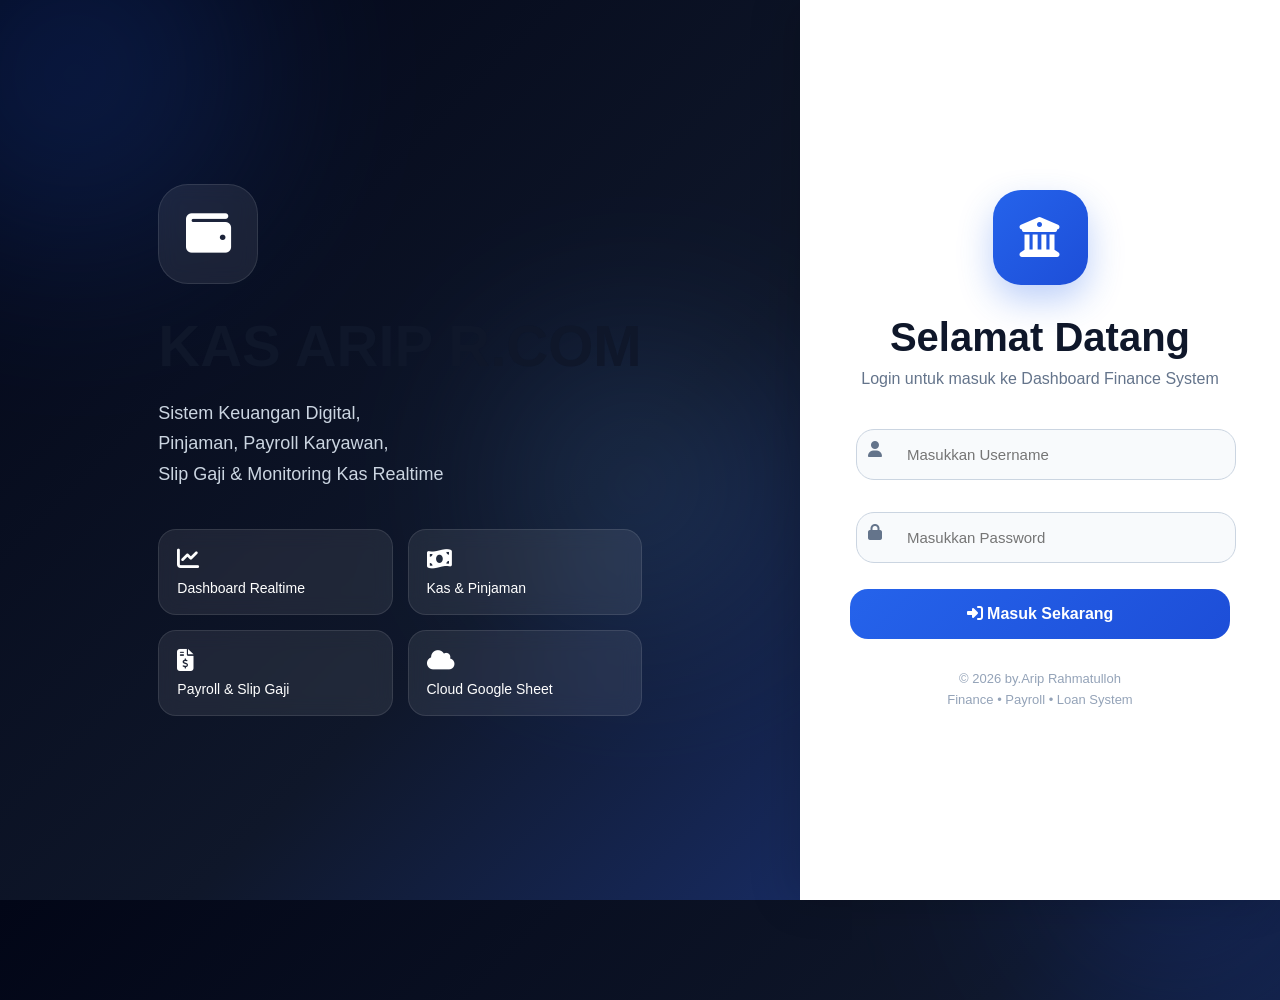
<file: login.html>
<!DOCTYPE html>
<html lang="id">

<head>

<meta charset="UTF-8">

<meta name="viewport"
content="width=device-width, initial-scale=1.0">

<title>KAS ARIP R.COM</title>

<link rel="stylesheet"
href="style.css">

<link rel="stylesheet"
href="https://cdnjs.cloudflare.com/ajax/libs/font-awesome/6.5.1/css/all.min.css">

</head>

<body class="login-body">

<!-- BACKGROUND BLUR -->
<div class="bg-circle circle1"></div>
<div class="bg-circle circle2"></div>
<div class="bg-circle circle3"></div>

<div class="login-container">

   <!-- LEFT SIDE -->
   <div class="login-left">

      <div class="left-content">

         <div class="brand-badge">

            <i class="fa-solid fa-wallet"></i>

         </div>

         <h1>

            KAS ARIP R.COM

         </h1>

         <p>

            Sistem Keuangan Digital,<br>
            Pinjaman, Payroll Karyawan,<br>
            Slip Gaji & Monitoring Kas Realtime

         </p>

         <div class="feature-box">

            <div class="feature-item">

               <i class="fa-solid fa-chart-line"></i>

               Dashboard Realtime

            </div>

            <div class="feature-item">

               <i class="fa-solid fa-money-bill-wave"></i>

               Kas & Pinjaman

            </div>

            <div class="feature-item">

               <i class="fa-solid fa-file-invoice-dollar"></i>

               Payroll & Slip Gaji

            </div>

            <div class="feature-item">

               <i class="fa-solid fa-cloud"></i>

               Cloud Google Sheet

            </div>

         </div>

      </div>

   </div>

   <!-- RIGHT SIDE -->
   <div class="login-right">

      <div class="login-box">

         <div class="logo-icon">

            <i class="fa-solid fa-building-columns"></i>

         </div>

         <h2>

            Selamat Datang

         </h2>

         <p class="subtitle">

            Login untuk masuk
            ke Dashboard Finance System

         </p>

         <!-- USERNAME -->
         <div class="input-group">

            <i class="fa-solid fa-user"></i>

            <input
            type="text"
            id="username"
            placeholder="Masukkan Username">

         </div>

         <!-- PASSWORD -->
         <div class="input-group">

            <i class="fa-solid fa-lock"></i>

            <input
            type="password"
            id="password"
            placeholder="Masukkan Password">

         </div>

         <!-- BUTTON -->
         <button
         class="login-btn"
         onclick="login()">

            <i class="fa-solid fa-right-to-bracket"></i>

            Masuk Sekarang

         </button>

         <!-- COPYRIGHT -->
         <div class="copyright">

            © 2026 by.Arip Rahmatulloh<br>

            Finance • Payroll • Loan System

         </div>

      </div>

   </div>

</div>

<script src="login.js"></script>

</body>
</html>
</file>
<file: style.css>
/* =========================================
   GLOBAL 1
========================================= */

*{
   margin:0;
   padding:0;
   box-sizing:border-box;
}

body{

   font-family:
   'Segoe UI',
   sans-serif;

   background:#eef2f7;

   color:#0f172a;
}

/* =========================================
   SIDEBAR
========================================= */

.sidebar{

   position:fixed;

   width:280px;

   height:100vh;

   background:
   linear-gradient(
   180deg,
   #020617,
   #0f172a,
   #111827
   );

   padding:25px;

   overflow:auto;

   box-shadow:
   10px 0 30px rgba(0,0,0,.15);
}

/* LOGO SIDEBAR PREMIUM */

.sidebar h2{

   position:relative;

   display:flex;

   flex-direction:column;

   justify-content:center;

   align-items:center;

   text-align:center;

   color:white;

   margin-bottom:45px;

   padding:30px 20px;

   border-radius:30px;

   overflow:hidden;

   background:
   linear-gradient(
   135deg,
   rgba(37,99,235,.25),
   rgba(255,255,255,.03)
   );

   border:
   1px solid rgba(255,255,255,.08);

   box-shadow:
   0 20px 40px rgba(0,0,0,.25);

   backdrop-filter:blur(14px);
}

/* ICON */

.sidebar h2 i{

   font-size:55px;

   margin-bottom:15px;

   color:#60a5fa;

   text-shadow:
   0 0 20px rgba(96,165,250,.8);
}

/* TEXT */

.sidebar h2 span{

   font-size:34px;

   line-height:1.2;

   font-weight:900;

   letter-spacing:1px;

   text-transform:uppercase;

   text-shadow:
   0 4px 20px rgba(0,0,0,.35);
}

/* SUBTITLE */

.sidebar h2::after{

   content:'FINANCE • PAYROLL • LOAN';

   margin-top:12px;

   font-size:11px;

   letter-spacing:4px;

   color:#93c5fd;

   font-weight:500;
}

/* GLOW */

.sidebar h2::before{

   content:'';

   position:absolute;

   width:220px;

   height:220px;

   background:
   radial-gradient(
   circle,
   rgba(59,130,246,.35),
   transparent 70%
   );

   top:-120px;

   left:-80px;
}

.sidebar button{

   width:100%;

   padding:18px;

   margin-bottom:15px;

   border:none;

   border-radius:18px;

   background:
   rgba(255,255,255,.06);

   color:white;

   font-size:15px;

   font-weight:600;

   cursor:pointer;

   transition:.3s;
}

.sidebar button:hover{

   transform:translateX(5px);

   background:
   linear-gradient(
   135deg,
   #2563eb,
   #1d4ed8
   );

   box-shadow:
   0 10px 25px rgba(37,99,235,.35);
}

/* =========================================
   CONTENT
========================================= */

.content{

   margin-left:280px;

   padding:35px;
}

.page{

   display:none;
}

.page.active{

   display:block;
}

/* =========================================
   TITLE
========================================= */

h1{

   font-size:48px;

   margin-bottom:30px;

   color:#0f172a;
}

/* =========================================
   DASHBOARD CARD
========================================= */

.cards{

   display:grid;

   grid-template-columns:
   repeat(auto-fit,minmax(220px,1fr));

   gap:25px;

   margin-bottom:40px;
}

.card{

   background:white;

   border-radius:28px;

   padding:30px;

   box-shadow:
   0 10px 30px rgba(0,0,0,.06);

   transition:.3s;
}

.card:hover{

   transform:translateY(-5px);

   box-shadow:
   0 20px 40px rgba(0,0,0,.1);
}

.card h3{

   margin-bottom:15px;

   font-size:20px;

   color:#334155;
}

.card p{

   font-size:32px;

   font-weight:bold;

   color:#2563eb;
}

/* =========================================
   INPUT
========================================= */

input,
select{

   padding:16px;

   border-radius:16px;

   border:1px solid #dbe2ea;

   background:white;

   margin:6px;

   min-width:220px;

   font-size:14px;

   transition:.3s;
}

input:focus,
select:focus{

   outline:none;

   border-color:#2563eb;

   box-shadow:
   0 0 0 4px rgba(37,99,235,.12);
}

/* =========================================
   BUTTON
========================================= */

button{

   border:none;

   border-radius:16px;

   padding:14px 24px;

   background:
   linear-gradient(
   135deg,
   #2563eb,
   #1d4ed8
   );

   color:white;

   font-weight:600;

   cursor:pointer;

   transition:.3s;
}

button:hover{

   transform:translateY(-2px);

   box-shadow:
   0 15px 30px rgba(37,99,235,.25);
}

/* =========================================
   TABLE
========================================= */

table{

   width:100%;

   margin-top:25px;

   border-collapse:collapse;

   background:white;

   border-radius:25px;

   overflow:hidden;

   box-shadow:
   0 10px 30px rgba(0,0,0,.05);
}

thead{

   background:
   linear-gradient(
   135deg,
   #0f172a,
   #1e293b
   );

   color:white;
}

th{

   padding:20px;

   text-align:left;

   font-size:15px;
}

td{

   padding:18px;

   border-bottom:
   1px solid #edf2f7;
}

tr:hover{

   background:#f8fafc;
}

/* =========================================
   STATUS
========================================= */

.lunas{

   color:#16a34a;

   font-weight:bold;
}

.belum-lunas{

   color:#dc2626;

   font-weight:bold;
}

/* =========================================
   LOGIN PREMIUM
========================================= */

.login-body{

   margin:0;

   font-family:
   'Segoe UI',
   sans-serif;

   background:
   linear-gradient(
   135deg,
   #020617,
   #0f172a,
   #1e3a8a
   );

   overflow:hidden;
}

.login-container{

   display:flex;

   width:100%;

   height:100vh;

   position:relative;
}

/* BACKGROUND CIRCLE */

.bg-circle{

   position:absolute;

   border-radius:50%;

   filter:blur(100px);

   opacity:.2;
}

.circle1{

   width:350px;

   height:350px;

   background:#2563eb;

   top:-100px;

   left:-100px;
}

.circle2{

   width:300px;

   height:300px;

   background:#1d4ed8;

   bottom:-100px;

   right:-50px;
}

.circle3{

   width:250px;

   height:250px;

   background:#60a5fa;

   top:40%;

   left:40%;
}

/* LEFT */

.login-left{

   flex:1;

   display:flex;

   justify-content:center;

   align-items:center;

   padding:50px;

   color:white;

   position:relative;

   z-index:2;
}

.left-content{

   max-width:500px;
}

.brand-badge{

   width:100px;

   height:100px;

   border-radius:30px;

   display:flex;

   justify-content:center;

   align-items:center;

   font-size:45px;

   background:
   rgba(255,255,255,.08);

   backdrop-filter:blur(10px);

   margin-bottom:30px;

   border:
   1px solid rgba(255,255,255,.1);
}

.left-content h1{

   font-size:58px;

   line-height:1.1;

   margin-bottom:20px;
}

.left-content p{

   font-size:18px;

   color:#cbd5e1;

   line-height:1.7;
}

/* FEATURE */

.feature-box{

   margin-top:40px;

   display:grid;

   grid-template-columns:1fr 1fr;

   gap:15px;
}

.feature-item{

   background:
   rgba(255,255,255,.08);

   border:
   1px solid rgba(255,255,255,.1);

   padding:18px;

   border-radius:18px;

   backdrop-filter:blur(10px);

   font-size:14px;

   transition:.3s;
}

.feature-item:hover{

   transform:translateY(-4px);

   background:
   rgba(255,255,255,.12);
}

.feature-item i{

   font-size:22px;

   margin-bottom:10px;

   display:block;
}

/* RIGHT */

.login-right{

   width:480px;

   background:white;

   display:flex;

   justify-content:center;

   align-items:center;

   padding:50px;

   position:relative;

   z-index:2;

   box-shadow:
   -10px 0 40px rgba(0,0,0,.15);
}

.login-box{

   width:100%;
}

.logo-icon{

   width:95px;

   height:95px;

   border-radius:28px;

   margin:auto;

   margin-bottom:30px;

   display:flex;

   justify-content:center;

   align-items:center;

   background:
   linear-gradient(
   135deg,
   #2563eb,
   #1d4ed8
   );

   color:white;

   font-size:40px;

   box-shadow:
   0 15px 35px rgba(37,99,235,.3);
}

.login-box h2{

   text-align:center;

   font-size:40px;

   margin-bottom:10px;

   color:#0f172a;
}

.subtitle{

   text-align:center;

   color:#64748b;

   margin-bottom:35px;
}

/* INPUT LOGIN */

.input-group{

   position:relative;

   margin-bottom:20px;
}

.input-group i{

   position:absolute;

   left:18px;

   top:18px;

   color:#64748b;
}

.input-group input{

   width:100%;

   padding:
   16px 16px 16px 50px;

   border-radius:18px;

   border:
   1px solid #cbd5e1;

   background:#f8fafc;

   font-size:15px;

   transition:.3s;
}

.input-group input:focus{

   border:
   1px solid #2563eb;

   background:white;

   box-shadow:
   0 0 0 4px rgba(37,99,235,.1);
}

/* LOGIN BUTTON */

.login-btn{

   width:100%;

   padding:16px;

   border:none;

   border-radius:18px;

   background:
   linear-gradient(
   135deg,
   #2563eb,
   #1d4ed8
   );

   color:white;

   font-size:16px;

   font-weight:bold;

   cursor:pointer;

   transition:.3s;
}

.login-btn:hover{

   transform:translateY(-2px);

   box-shadow:
   0 15px 30px rgba(37,99,235,.35);
}

.copyright{

   text-align:center;

   margin-top:30px;

   color:#94a3b8;

   font-size:13px;

   line-height:1.6;
}

/* =========================================
   RESPONSIVE
========================================= */

@media(max-width:900px){

   .login-left{

      display:none;
   }

   .login-right{

      width:100%;
   }

   .sidebar{

      width:100%;

      height:auto;

      position:relative;
   }

   .content{

      margin-left:0;
   }

   .cards{

      grid-template-columns:1fr;
   }

   input,
   select{

      width:100%;

      min-width:unset;
   }
}
.search-input{

   width:300px;

   padding:14px 18px;

   border-radius:14px;

   border:none;

   margin-bottom:20px;

   font-size:15px;

   background:#fff;

   box-shadow:
   0 4px 10px rgba(0,0,0,0.08);
}
.slip-box{

   max-width:700px;

   background:#fff;

   padding:40px;

   border-radius:25px;

   margin-top:30px;

   box-shadow:
   0 10px 30px rgba(0,0,0,0.1);
}

.slip-box h2{

   color:#0f172a;

   margin-bottom:10px;
}

.slip-box h3{

   color:#2563eb;

   margin-bottom:20px;
}

.slip-box p{

   margin:10px 0;

   font-size:16px;
}

.slip-filter{

   display:flex;

   gap:15px;

   margin-bottom:20px;
}
.slip-box{

   max-width:700px;

   background:#fff;

   margin-top:30px;

   border-radius:25px;

   overflow:hidden;

   box-shadow:
   0 10px 30px rgba(0,0,0,0.1);
}

.slip-header{

   background:
   linear-gradient(
   135deg,
   #0f172a,
   #1e3a8a
   );

   color:#fff;

   padding:30px;

   text-align:center;
}

.slip-header h2{

   margin:0;

   font-size:32px;
}

.slip-header h3{

   margin-top:10px;

   font-weight:400;

   opacity:0.9;
}

.slip-body{

   padding:30px;
}

.slip-row{

   display:flex;

   justify-content:space-between;

   margin-bottom:18px;

   padding-bottom:10px;

   border-bottom:
   1px dashed #ddd;
}

.slip-total{

   background:#f8fafc;

   padding:30px;

   text-align:center;
}

.slip-total h1{

   color:#2563eb;

   margin-top:10px;

   font-size:38px;
}

.slip-status{

   text-align:center;

   padding:20px;

   background:#22c55e;

   color:#fff;

   font-weight:bold;

   font-size:20px;
}
.filter-gaji{

   display:flex;

   gap:15px;

   margin:20px 0;

   flex-wrap:wrap;
}

.filter-gaji input{

   padding:14px 18px;

   border-radius:14px;

   border:none;

   min-width:220px;

   font-size:15px;
}
.dashboard-box canvas{

   width:100% !important;

   height:320px !important;
}

.dashboard-box{

   background:#ffffff;

   border-radius:28px;

   padding:25px;

   box-shadow:
   0 10px 30px rgba(15,23,42,0.08);

   transition:0.3s;
}

.dashboard-box:hover{

   transform:translateY(-4px);

   box-shadow:
   0 20px 40px rgba(37,99,235,0.12);
}
</file>
